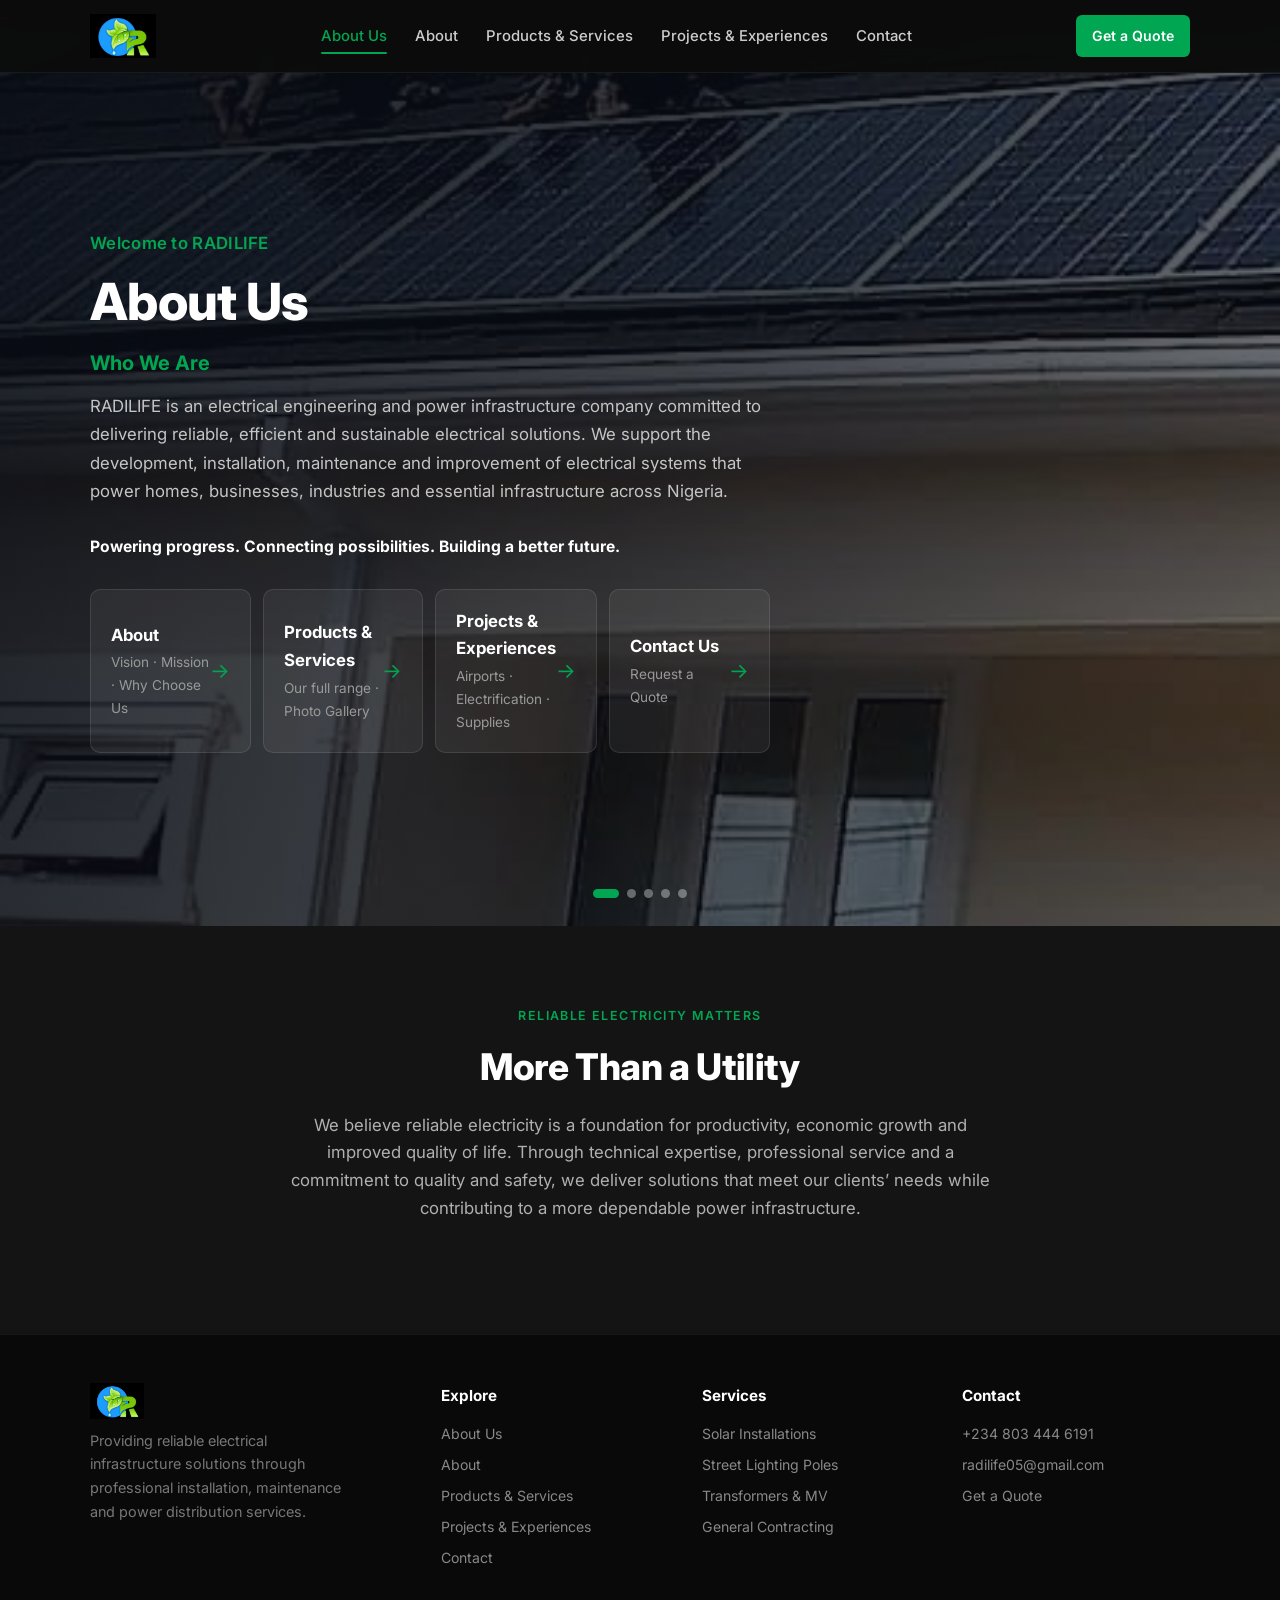
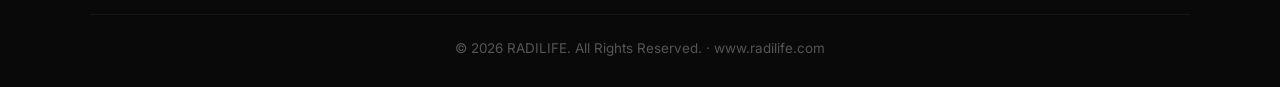
<file: index.html>
<!DOCTYPE html>
<html lang="en">
<head>
  <meta charset="UTF-8" />
  <meta name="viewport" content="width=device-width, initial-scale=1.0" />
  <meta name="google-site-verification" content="mSgSpG8q21gVvZz6Un0Yl_Pw8Tklh-wHhw2MCL7G7Uk" />
  <title>RADILIFE – About Us</title>
  ...
</head>
  <meta charset="UTF-8" />
  <meta name="viewport" content="width=device-width, initial-scale=1.0" />
  <title>RADILIFE – About Us</title>
  <link rel="preconnect" href="https://fonts.googleapis.com" />
  <link rel="preconnect" href="https://fonts.gstatic.com" crossorigin />
  <link href="https://fonts.googleapis.com/css2?family=Inter:wght@400;500;600;700;800&display=swap" rel="stylesheet" />
  <link rel="stylesheet" href="style.css" />
</head>
<body>

  <header>
    <div class="container header-inner">
      <a href="index.html" class="logo">
        <img src="images/logo.png" alt="RADILIFE" />
      </a>
      <nav class="desktop-nav">
        <a href="index.html" class="active">About Us</a>
        <a href="about.html">About</a>
        <a href="services.html">Products &amp; Services</a>
        <a href="projects.html">Projects &amp; Experiences</a>
        <a href="contact.html">Contact</a>
      </nav>
      <div class="header-right">
        <a href="contact.html" class="btn btn-green btn-sm">Get a Quote</a>
        <button class="hamburger" id="hamburger" aria-label="Menu"><span></span><span></span><span></span></button>
      </div>
    </div>
  </header>

  <div class="overlay" id="overlay"></div>
  <nav class="mobile-menu" id="mobileMenu">
    <a href="index.html" class="active">About Us</a>
    <a href="about.html">About</a>
    <a href="services.html">Products &amp; Services</a>
    <a href="projects.html">Projects &amp; Experiences</a>
    <a href="contact.html">Contact / Quote</a>
  </nav>

  <!-- WELCOME / LANDING -->
  <section class="hero">
    <div class="hero-slider">
      <div class="hero-slide active" style="background-image:url('images/IMG_20261024_160137_027-2.jpg')"></div>
      <div class="hero-slide" style="background-image:url('images/IMG_20261024_160137_016-2.jpg')"></div>
      <div class="hero-slide" style="background-image:url('images/IMG_20261024_160145_628-2.jpg')"></div>
      <div class="hero-slide" style="background-image:url('images/IMG_20261024_160136_867.jpg')"></div>
      <div class="hero-slide" style="background-image:url('images/IMG_20261024_160145_474.jpg')"></div>
    </div>
    <div class="hero-overlay"></div>

    <div class="container">
      <div class="hero-content">
        <p class="tagline">Welcome to RADILIFE</p>
        <h1>About Us</h1>
        <h2 style="font-size:1.25rem;font-weight:700;color:var(--green);margin-bottom:12px">Who We Are</h2>
        <p>
          RADILIFE is an electrical engineering and power infrastructure company committed to delivering reliable, efficient and sustainable electrical solutions. We support the development, installation, maintenance and improvement of electrical systems that power homes, businesses, industries and essential infrastructure across Nigeria.
        </p>
        <p style="color:#aaa;font-size:0.98rem;margin-bottom:28px;">
          <strong style="color:#fff">Powering progress. Connecting possibilities. Building a better future.</strong>
        </p>

        <!-- Options matching notebook -->
        <div class="nav-cards">
          <a href="about.html" class="nav-card">
            <div>
              <h3>About</h3>
              <p>Vision · Mission · Why Choose Us</p>
            </div>
            <span class="arrow">→</span>
          </a>
          <a href="services.html" class="nav-card">
            <div>
              <h3>Products &amp; Services</h3>
              <p>Our full range · Photo Gallery</p>
            </div>
            <span class="arrow">→</span>
          </a>
          <a href="projects.html" class="nav-card">
            <div>
              <h3>Projects &amp; Experiences</h3>
              <p>Airports · Electrification · Supplies</p>
            </div>
            <span class="arrow">→</span>
          </a>
          <a href="contact.html" class="nav-card">
            <div>
              <h3>Contact Us</h3>
              <p>Request a Quote</p>
            </div>
            <span class="arrow">→</span>
          </a>
        </div>
      </div>
    </div>

    <div class="hero-dots">
      <button class="hero-dot active" aria-label="1"></button>
      <button class="hero-dot" aria-label="2"></button>
      <button class="hero-dot" aria-label="3"></button>
      <button class="hero-dot" aria-label="4"></button>
      <button class="hero-dot" aria-label="5"></button>
    </div>
  </section>

  <!-- SHORT INTRO -->
  <section class="bg-dark">
    <div class="container text-center">
      <span class="section-label">Reliable Electricity Matters</span>
      <h2 class="section-title">More Than a Utility</h2>
      <p class="lead">
        We believe reliable electricity is a foundation for productivity, economic growth and improved quality of life. Through technical expertise, professional service and a commitment to quality and safety, we deliver solutions that meet our clients’ needs while contributing to a more dependable power infrastructure.
      </p>
    </div>
  </section>

  <footer>
    <div class="container">
      <div class="footer-grid">
        <div class="footer-brand">
          <a href="index.html" class="logo"><img src="images/logo.png" alt="RADILIFE" style="height:36px" /></a>
          <p>Providing reliable electrical infrastructure solutions through professional installation, maintenance and power distribution services.</p>
        </div>
        <div class="footer-col">
          <h4>Explore</h4>
          <a href="index.html">About Us</a>
          <a href="about.html">About</a>
          <a href="services.html">Products &amp; Services</a>
          <a href="projects.html">Projects &amp; Experiences</a>
          <a href="contact.html">Contact</a>
        </div>
        <div class="footer-col">
          <h4>Services</h4>
          <a href="services.html">Solar Installations</a>
          <a href="services.html">Street Lighting Poles</a>
          <a href="services.html">Transformers &amp; MV</a>
          <a href="services.html">General Contracting</a>
        </div>
        <div class="footer-col">
          <h4>Contact</h4>
          <a href="tel:+2348034446191">+234 803 444 6191</a>
          <a href="mailto:radilife05@gmail.com">radilife05@gmail.com</a>
          <a href="contact.html">Get a Quote</a>
        </div>
      </div>
      <div class="footer-bottom"><p>© 2026 RADILIFE. All Rights Reserved. · www.radilife.com</p></div>
    </div>
  </footer>

  <script src="script.js"></script>
</body>
</html>
</file>
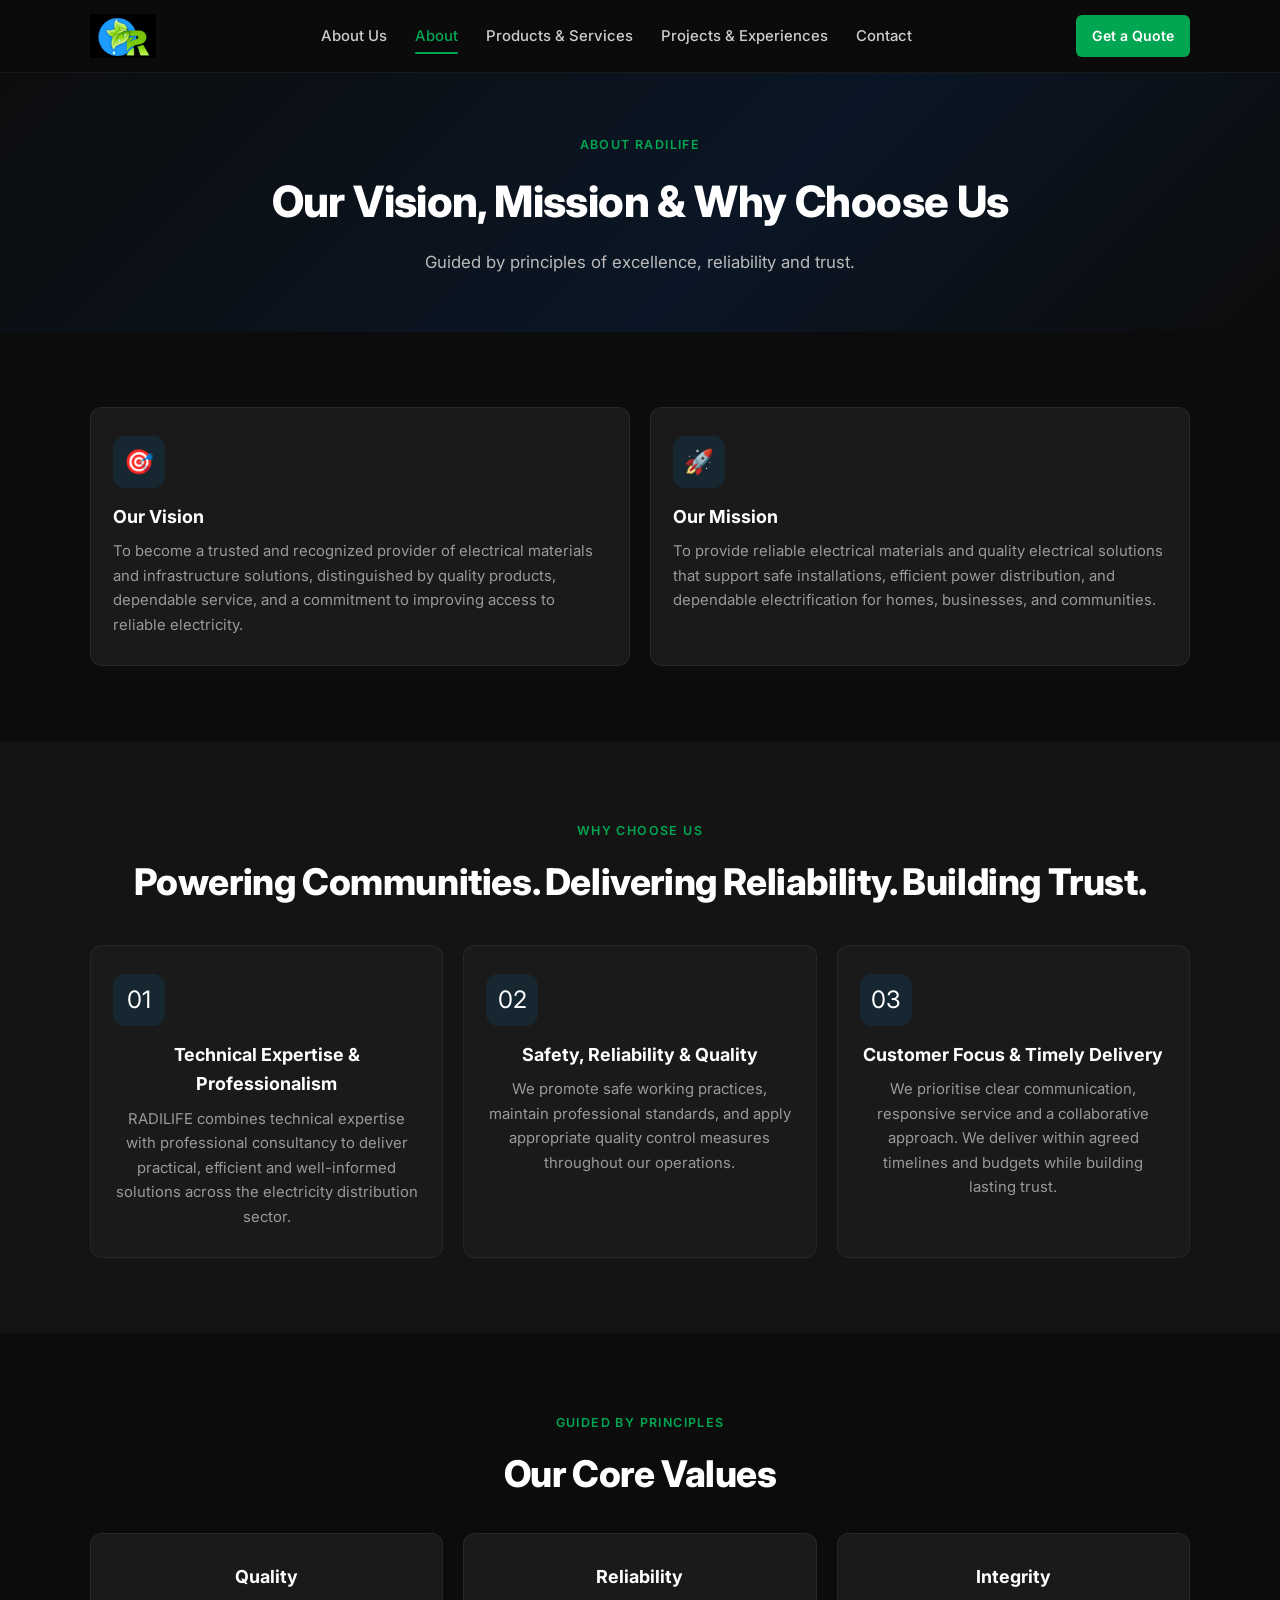
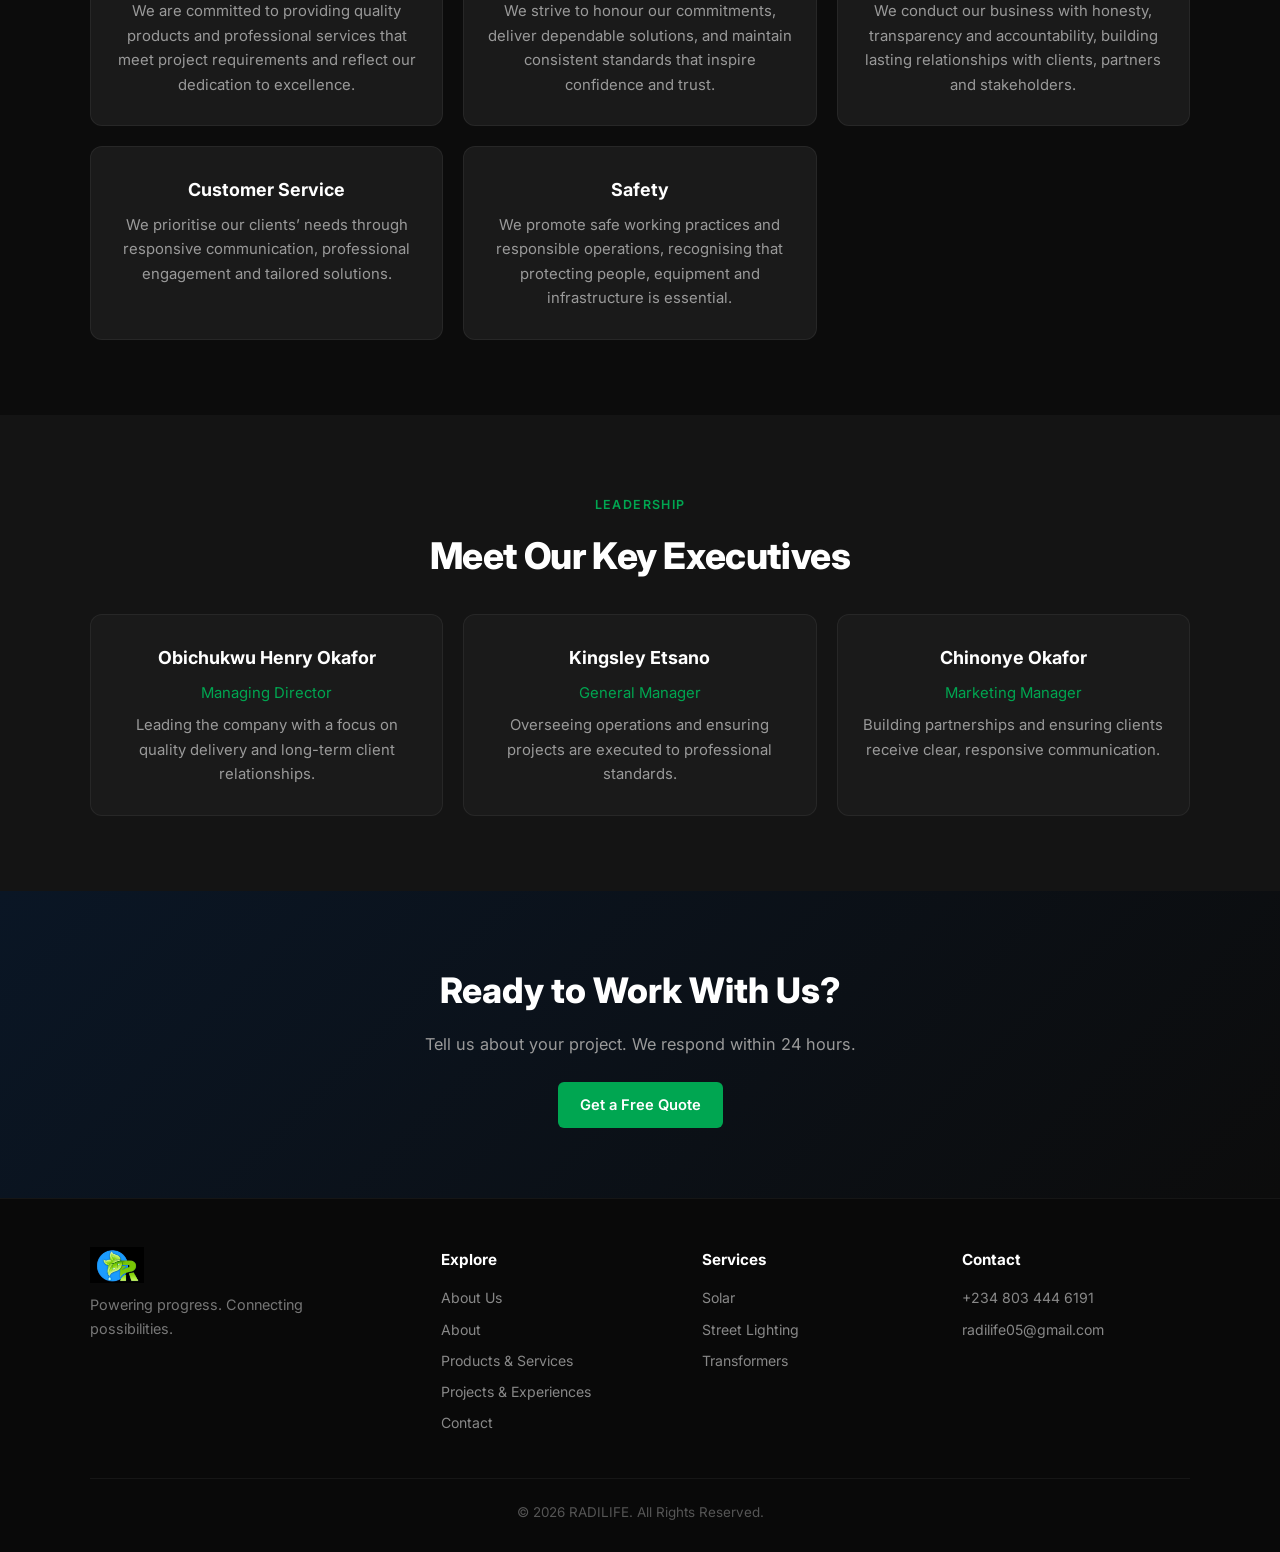
<file: about.html>
<!DOCTYPE html>
<html lang="en">
<head>
  <meta charset="UTF-8" />
  <meta name="viewport" content="width=device-width, initial-scale=1.0" />
  <title>About – RADILIFE</title>
  <link rel="preconnect" href="https://fonts.googleapis.com" />
  <link rel="preconnect" href="https://fonts.gstatic.com" crossorigin />
  <link href="https://fonts.googleapis.com/css2?family=Inter:wght@400;500;600;700;800&display=swap" rel="stylesheet" />
  <link rel="stylesheet" href="style.css" />
</head>
<body>
  <header>
    <div class="container header-inner">
      <a href="index.html" class="logo"><img src="images/logo.png" alt="RADILIFE" /></a>
      <nav class="desktop-nav">
        <a href="index.html">About Us</a>
        <a href="about.html" class="active">About</a>
        <a href="services.html">Products &amp; Services</a>
        <a href="projects.html">Projects &amp; Experiences</a>
        <a href="contact.html">Contact</a>
      </nav>
      <div class="header-right">
        <a href="contact.html" class="btn btn-green btn-sm">Get a Quote</a>
        <button class="hamburger" id="hamburger" aria-label="Menu"><span></span><span></span><span></span></button>
      </div>
    </div>
  </header>
  <div class="overlay" id="overlay"></div>
  <nav class="mobile-menu" id="mobileMenu">
    <a href="index.html">About Us</a>
    <a href="about.html" class="active">About</a>
    <a href="services.html">Products &amp; Services</a>
    <a href="projects.html">Projects &amp; Experiences</a>
    <a href="contact.html">Contact / Quote</a>
  </nav>

  <section class="page-hero">
    <div class="container">
      <span class="section-label">About RADILIFE</span>
      <h1>Our Vision, Mission &amp; Why Choose Us</h1>
      <p>Guided by principles of excellence, reliability and trust.</p>
    </div>
  </section>

  <!-- VISION & MISSION -->
  <section>
    <div class="container">
      <div class="grid-2">
        <div class="card">
          <div class="card-icon">🎯</div>
          <h3>Our Vision</h3>
          <p>To become a trusted and recognized provider of electrical materials and infrastructure solutions, distinguished by quality products, dependable service, and a commitment to improving access to reliable electricity.</p>
        </div>
        <div class="card">
          <div class="card-icon">🚀</div>
          <h3>Our Mission</h3>
          <p>To provide reliable electrical materials and quality electrical solutions that support safe installations, efficient power distribution, and dependable electrification for homes, businesses, and communities.</p>
        </div>
      </div>
    </div>
  </section>

  <!-- WHY CHOOSE US -->
  <section class="bg-dark">
    <div class="container text-center">
      <span class="section-label">Why Choose Us</span>
      <h2 class="section-title">Powering Communities. Delivering Reliability. Building Trust.</h2>
      <div class="grid-3" style="margin-top:32px">
        <div class="card">
          <div class="card-icon">01</div>
          <h3>Technical Expertise &amp; Professionalism</h3>
          <p>RADILIFE combines technical expertise with professional consultancy to deliver practical, efficient and well-informed solutions across the electricity distribution sector.</p>
        </div>
        <div class="card">
          <div class="card-icon">02</div>
          <h3>Safety, Reliability &amp; Quality</h3>
          <p>We promote safe working practices, maintain professional standards, and apply appropriate quality control measures throughout our operations.</p>
        </div>
        <div class="card">
          <div class="card-icon">03</div>
          <h3>Customer Focus &amp; Timely Delivery</h3>
          <p>We prioritise clear communication, responsive service and a collaborative approach. We deliver within agreed timelines and budgets while building lasting trust.</p>
        </div>
      </div>
    </div>
  </section>

  <!-- CORE VALUES -->
  <section>
    <div class="container text-center">
      <span class="section-label">Guided by Principles</span>
      <h2 class="section-title">Our Core Values</h2>
      <div class="grid-3" style="margin-top:28px">
        <div class="card">
          <h3>Quality</h3>
          <p>We are committed to providing quality products and professional services that meet project requirements and reflect our dedication to excellence.</p>
        </div>
        <div class="card">
          <h3>Reliability</h3>
          <p>We strive to honour our commitments, deliver dependable solutions, and maintain consistent standards that inspire confidence and trust.</p>
        </div>
        <div class="card">
          <h3>Integrity</h3>
          <p>We conduct our business with honesty, transparency and accountability, building lasting relationships with clients, partners and stakeholders.</p>
        </div>
        <div class="card">
          <h3>Customer Service</h3>
          <p>We prioritise our clients’ needs through responsive communication, professional engagement and tailored solutions.</p>
        </div>
        <div class="card">
          <h3>Safety</h3>
          <p>We promote safe working practices and responsible operations, recognising that protecting people, equipment and infrastructure is essential.</p>
        </div>
      </div>
    </div>
  </section>

  <!-- TEAM -->
  <section class="bg-dark">
    <div class="container text-center">
      <span class="section-label">Leadership</span>
      <h2 class="section-title">Meet Our Key Executives</h2>
      <div class="grid-3" style="margin-top:28px">
        <div class="card">
          <h3>Obichukwu Henry Okafor</h3>
          <p style="color:var(--green);margin-bottom:8px">Managing Director</p>
          <p>Leading the company with a focus on quality delivery and long-term client relationships.</p>
        </div>
        <div class="card">
          <h3>Kingsley Etsano</h3>
          <p style="color:var(--green);margin-bottom:8px">General Manager</p>
          <p>Overseeing operations and ensuring projects are executed to professional standards.</p>
        </div>
        <div class="card">
          <h3>Chinonye Okafor</h3>
          <p style="color:var(--green);margin-bottom:8px">Marketing Manager</p>
          <p>Building partnerships and ensuring clients receive clear, responsive communication.</p>
        </div>
      </div>
    </div>
  </section>

  <section class="cta">
    <div class="container">
      <h2>Ready to Work With Us?</h2>
      <p>Tell us about your project. We respond within 24 hours.</p>
      <a href="contact.html" class="btn btn-green">Get a Free Quote</a>
    </div>
  </section>

  <footer>
    <div class="container">
      <div class="footer-grid">
        <div class="footer-brand">
          <a href="index.html" class="logo"><img src="images/logo.png" alt="RADILIFE" style="height:36px" /></a>
          <p>Powering progress. Connecting possibilities.</p>
        </div>
        <div class="footer-col">
          <h4>Explore</h4>
          <a href="index.html">About Us</a>
          <a href="about.html">About</a>
          <a href="services.html">Products &amp; Services</a>
          <a href="projects.html">Projects &amp; Experiences</a>
          <a href="contact.html">Contact</a>
        </div>
        <div class="footer-col">
          <h4>Services</h4>
          <a href="services.html">Solar</a>
          <a href="services.html">Street Lighting</a>
          <a href="services.html">Transformers</a>
        </div>
        <div class="footer-col">
          <h4>Contact</h4>
          <a href="tel:+2348034446191">+234 803 444 6191</a>
          <a href="mailto:radilife05@gmail.com">radilife05@gmail.com</a>
        </div>
      </div>
      <div class="footer-bottom"><p>© 2026 RADILIFE. All Rights Reserved.</p></div>
    </div>
  </footer>
  <script src="script.js"></script>
</body>
</html>
</file>
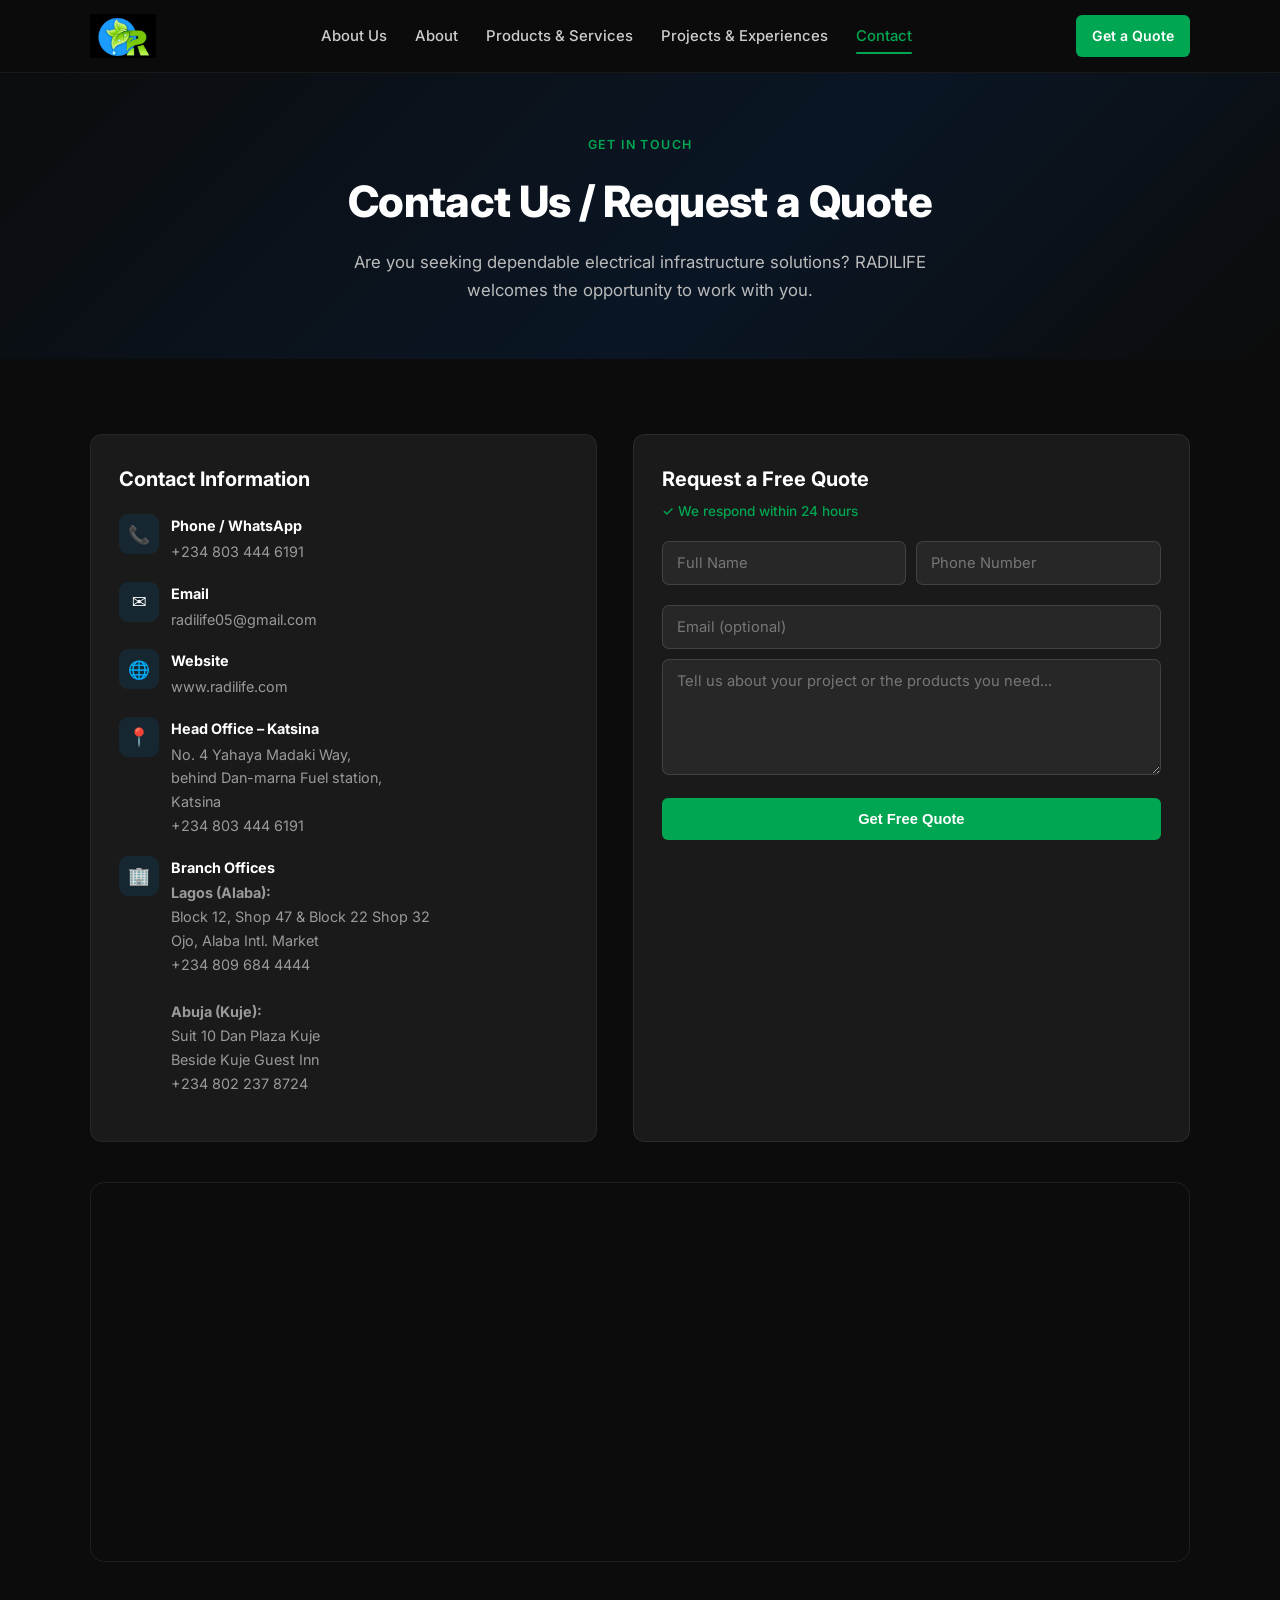
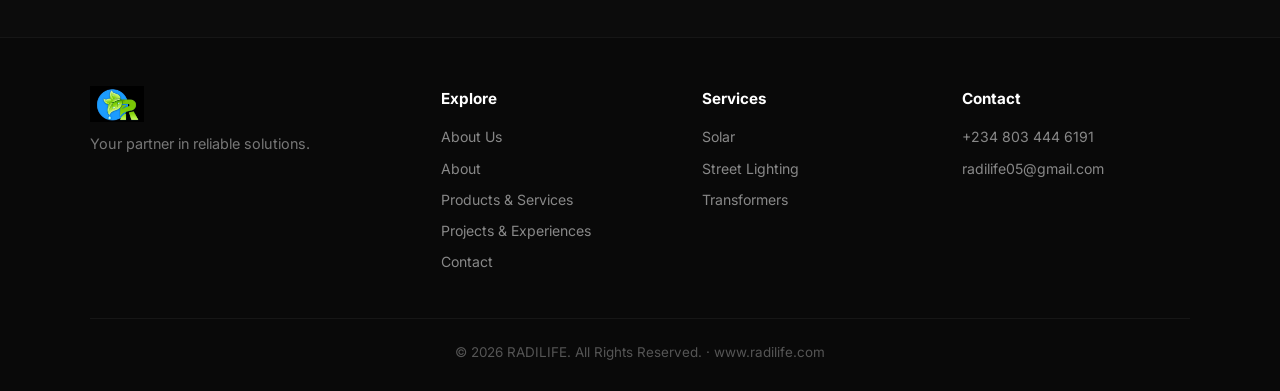
<file: contact.html>
<!DOCTYPE html>
<html lang="en">
<head>
  <meta charset="UTF-8" />
  <meta name="viewport" content="width=device-width, initial-scale=1.0" />
  <title>Contact / Quote – RADILIFE</title>
  <link rel="preconnect" href="https://fonts.googleapis.com" />
  <link rel="preconnect" href="https://fonts.gstatic.com" crossorigin />
  <link href="https://fonts.googleapis.com/css2?family=Inter:wght@400;500;600;700;800&display=swap" rel="stylesheet" />
  <link rel="stylesheet" href="style.css" />
</head>
<body>
  <header>
    <div class="container header-inner">
      <a href="index.html" class="logo"><img src="images/logo.png" alt="RADILIFE" /></a>
      <nav class="desktop-nav">
        <a href="index.html">About Us</a>
        <a href="about.html">About</a>
        <a href="services.html">Products &amp; Services</a>
        <a href="projects.html">Projects &amp; Experiences</a>
        <a href="contact.html" class="active">Contact</a>
      </nav>
      <div class="header-right">
        <a href="contact.html" class="btn btn-green btn-sm">Get a Quote</a>
        <button class="hamburger" id="hamburger" aria-label="Menu"><span></span><span></span><span></span></button>
      </div>
    </div>
  </header>
  <div class="overlay" id="overlay"></div>
  <nav class="mobile-menu" id="mobileMenu">
    <a href="index.html">About Us</a>
    <a href="about.html">About</a>
    <a href="services.html">Products &amp; Services</a>
    <a href="projects.html">Projects &amp; Experiences</a>
    <a href="contact.html" class="active">Contact / Quote</a>
  </nav>

  <section class="page-hero">
    <div class="container">
      <span class="section-label">Get In Touch</span>
      <h1>Contact Us / Request a Quote</h1>
      <p>Are you seeking dependable electrical infrastructure solutions? RADILIFE welcomes the opportunity to work with you.</p>
    </div>
  </section>

  <section>
    <div class="container">
      <div class="contact-grid">
        <div class="contact-info-card">
          <h3>Contact Information</h3>
          <div class="info-item">
            <div class="icon">📞</div>
            <div>
              <h4>Phone / WhatsApp</h4>
              <p><a href="tel:+2348034446191">+234 803 444 6191</a></p>
            </div>
          </div>
          <div class="info-item">
            <div class="icon">✉️</div>
            <div>
              <h4>Email</h4>
              <p><a href="mailto:radilife05@gmail.com">radilife05@gmail.com</a></p>
            </div>
          </div>
          <div class="info-item">
            <div class="icon">🌐</div>
            <div>
              <h4>Website</h4>
              <p>www.radilife.com</p>
            </div>
          </div>
          <div class="info-item">
            <div class="icon">📍</div>
            <div>
              <h4>Head Office – Katsina</h4>
              <p>No. 4 Yahaya Madaki Way,<br>behind Dan-marna Fuel station,<br>Katsina<br>+234 803 444 6191</p>
            </div>
          </div>
          <div class="info-item">
            <div class="icon">🏢</div>
            <div>
              <h4>Branch Offices</h4>
              <p>
                <strong>Lagos (Alaba):</strong><br>
                Block 12, Shop 47 &amp; Block 22 Shop 32<br>
                Ojo, Alaba Intl. Market<br>
                +234 809 684 4444<br><br>
                <strong>Abuja (Kuje):</strong><br>
                Suit 10 Dan Plaza Kuje<br>
                Beside Kuje Guest Inn<br>
                +234 802 237 8724
              </p>
            </div>
          </div>
        </div>

        <div class="form-card" id="quote">
          <h3>Request a Free Quote</h3>
          <p class="assure">✓ We respond within 24 hours</p>
          <form onsubmit="event.preventDefault(); alert('Thank you! RADILIFE will contact you within 24 hours.');">
            <div class="form-row">
              <div class="form-group"><input type="text" placeholder="Full Name" required /></div>
              <div class="form-group"><input type="tel" placeholder="Phone Number" required /></div>
            </div>
            <div class="form-group"><input type="email" placeholder="Email (optional)" /></div>
            <div class="form-group"><textarea placeholder="Tell us about your project or the products you need..." rows="5"></textarea></div>
            <button type="submit" class="btn btn-green">Get Free Quote</button>
          </form>
        </div>
      </div>

      <div class="map-wrapper">
        <iframe src="https://maps.google.com/maps?q=No.+4+Yahaya+Madaki+Way,+Katsina,+Nigeria&t=&z=15&ie=UTF8&iwloc=&output=embed" allowfullscreen="" loading="lazy" title="RADILIFE Head Office"></iframe>
      </div>
    </div>
  </section>

  <footer>
    <div class="container">
      <div class="footer-grid">
        <div class="footer-brand">
          <a href="index.html" class="logo"><img src="images/logo.png" alt="RADILIFE" style="height:36px" /></a>
          <p>Your partner in reliable solutions.</p>
        </div>
        <div class="footer-col">
          <h4>Explore</h4>
          <a href="index.html">About Us</a>
          <a href="about.html">About</a>
          <a href="services.html">Products &amp; Services</a>
          <a href="projects.html">Projects &amp; Experiences</a>
          <a href="contact.html">Contact</a>
        </div>
        <div class="footer-col">
          <h4>Services</h4>
          <a href="services.html">Solar</a>
          <a href="services.html">Street Lighting</a>
          <a href="services.html">Transformers</a>
        </div>
        <div class="footer-col">
          <h4>Contact</h4>
          <a href="tel:+2348034446191">+234 803 444 6191</a>
          <a href="mailto:radilife05@gmail.com">radilife05@gmail.com</a>
        </div>
      </div>
      <div class="footer-bottom"><p>© 2026 RADILIFE. All Rights Reserved. · www.radilife.com</p></div>
    </div>
  </footer>
  <script src="script.js"></script>
</body>
</html>
</file>
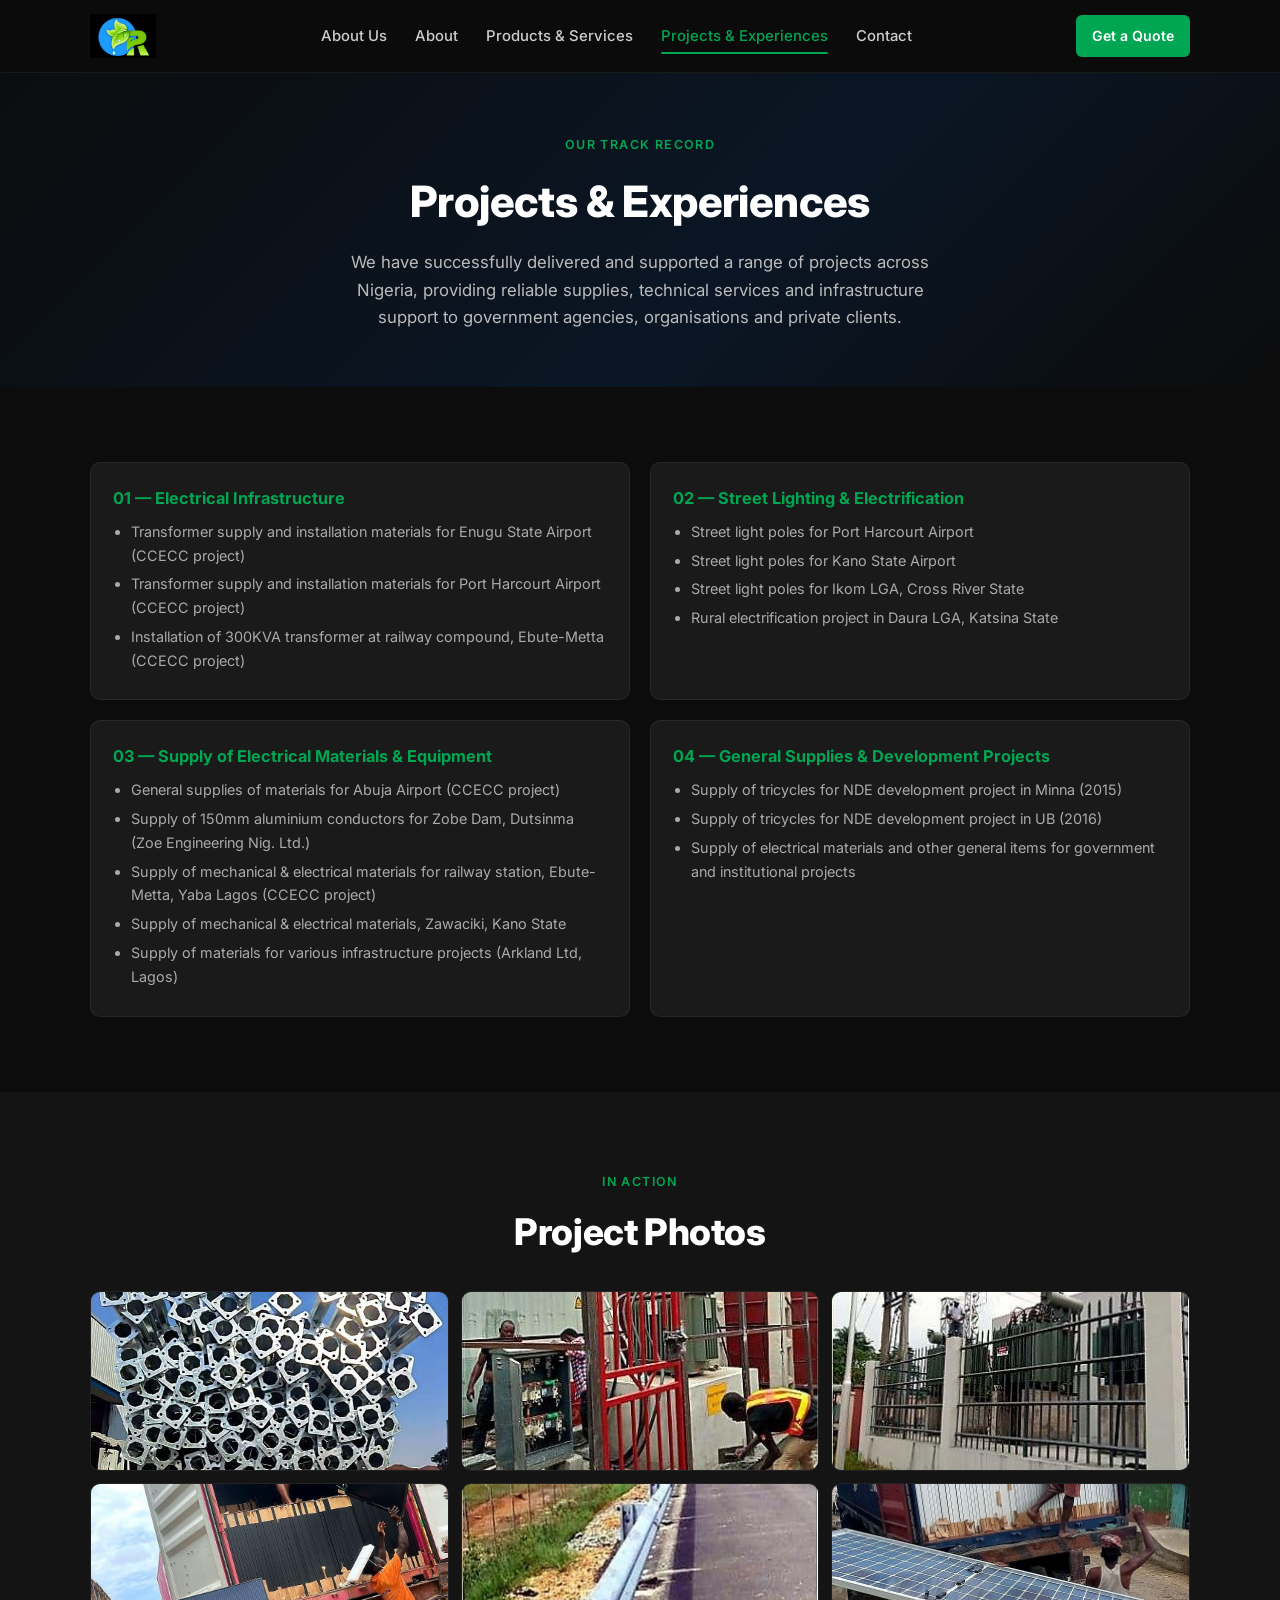
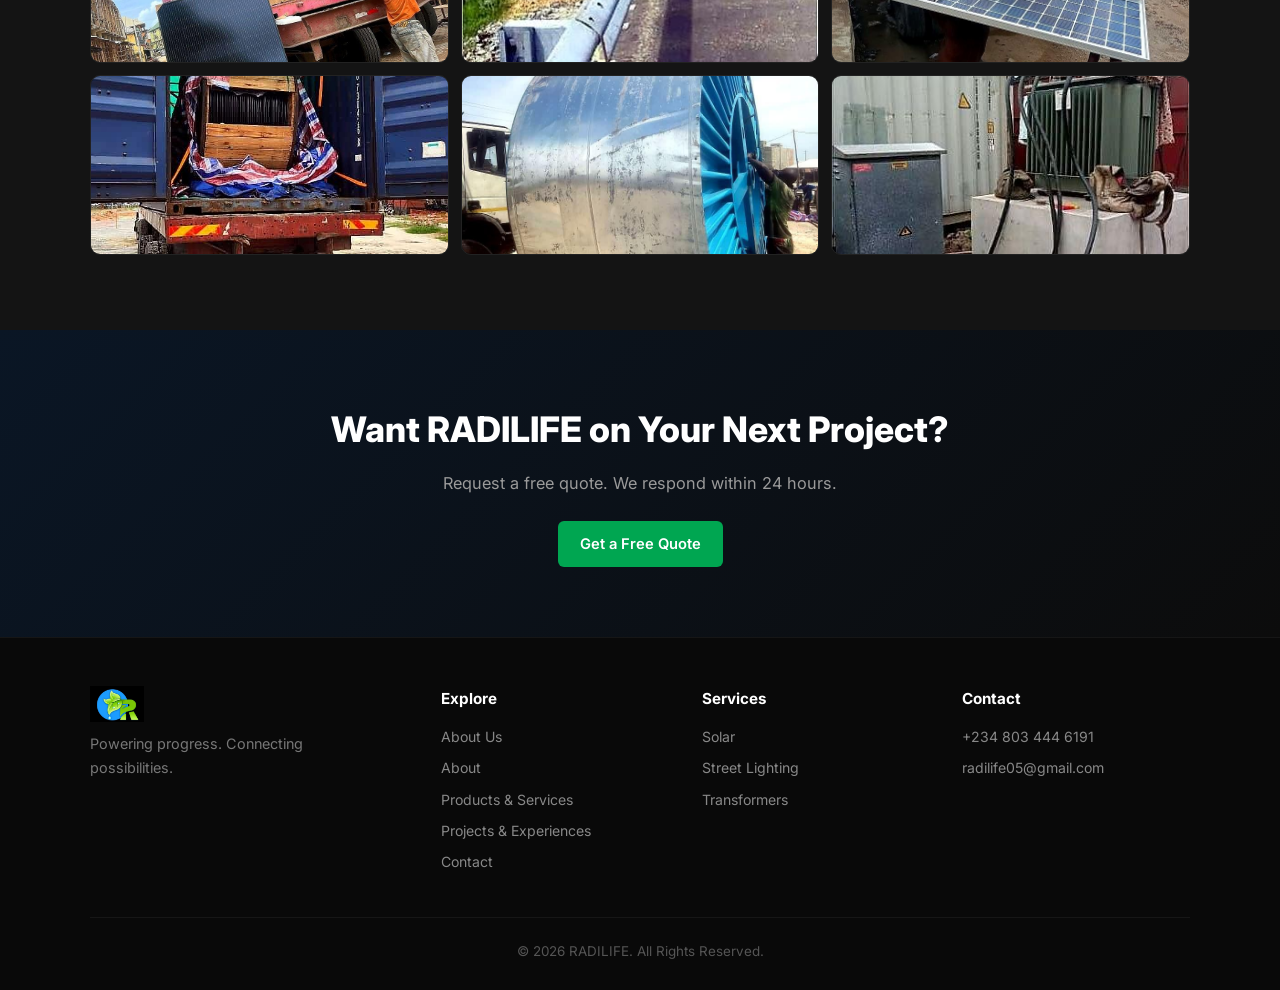
<file: projects.html>
<!DOCTYPE html>
<html lang="en">
<head>
  <meta charset="UTF-8" />
  <meta name="viewport" content="width=device-width, initial-scale=1.0" />
  <title>Projects &amp; Experiences – RADILIFE</title>
  <link rel="preconnect" href="https://fonts.googleapis.com" />
  <link rel="preconnect" href="https://fonts.gstatic.com" crossorigin />
  <link href="https://fonts.googleapis.com/css2?family=Inter:wght@400;500;600;700;800&display=swap" rel="stylesheet" />
  <link rel="stylesheet" href="style.css" />
</head>
<body>
  <header>
    <div class="container header-inner">
      <a href="index.html" class="logo"><img src="images/logo.png" alt="RADILIFE" /></a>
      <nav class="desktop-nav">
        <a href="index.html">About Us</a>
        <a href="about.html">About</a>
        <a href="services.html">Products &amp; Services</a>
        <a href="projects.html" class="active">Projects &amp; Experiences</a>
        <a href="contact.html">Contact</a>
      </nav>
      <div class="header-right">
        <a href="contact.html" class="btn btn-green btn-sm">Get a Quote</a>
        <button class="hamburger" id="hamburger" aria-label="Menu"><span></span><span></span><span></span></button>
      </div>
    </div>
  </header>
  <div class="overlay" id="overlay"></div>
  <nav class="mobile-menu" id="mobileMenu">
    <a href="index.html">About Us</a>
    <a href="about.html">About</a>
    <a href="services.html">Products &amp; Services</a>
    <a href="projects.html" class="active">Projects &amp; Experiences</a>
    <a href="contact.html">Contact / Quote</a>
  </nav>

  <section class="page-hero">
    <div class="container">
      <span class="section-label">Our Track Record</span>
      <h1>Projects &amp; Experiences</h1>
      <p>We have successfully delivered and supported a range of projects across Nigeria, providing reliable supplies, technical services and infrastructure support to government agencies, organisations and private clients.</p>
    </div>
  </section>

  <section>
    <div class="container">
      <div class="grid-2">
        <div class="project-item">
          <h4>01 — Electrical Infrastructure</h4>
          <ul>
            <li>Transformer supply and installation materials for Enugu State Airport (CCECC project)</li>
            <li>Transformer supply and installation materials for Port Harcourt Airport (CCECC project)</li>
            <li>Installation of 300KVA transformer at railway compound, Ebute-Metta (CCECC project)</li>
          </ul>
        </div>
        <div class="project-item">
          <h4>02 — Street Lighting &amp; Electrification</h4>
          <ul>
            <li>Street light poles for Port Harcourt Airport</li>
            <li>Street light poles for Kano State Airport</li>
            <li>Street light poles for Ikom LGA, Cross River State</li>
            <li>Rural electrification project in Daura LGA, Katsina State</li>
          </ul>
        </div>
        <div class="project-item">
          <h4>03 — Supply of Electrical Materials &amp; Equipment</h4>
          <ul>
            <li>General supplies of materials for Abuja Airport (CCECC project)</li>
            <li>Supply of 150mm aluminium conductors for Zobe Dam, Dutsinma (Zoe Engineering Nig. Ltd.)</li>
            <li>Supply of mechanical &amp; electrical materials for railway station, Ebute-Metta, Yaba Lagos (CCECC project)</li>
            <li>Supply of mechanical &amp; electrical materials, Zawaciki, Kano State</li>
            <li>Supply of materials for various infrastructure projects (Arkland Ltd, Lagos)</li>
          </ul>
        </div>
        <div class="project-item">
          <h4>04 — General Supplies &amp; Development Projects</h4>
          <ul>
            <li>Supply of tricycles for NDE development project in Minna (2015)</li>
            <li>Supply of tricycles for NDE development project in UB (2016)</li>
            <li>Supply of electrical materials and other general items for government and institutional projects</li>
          </ul>
        </div>
      </div>
    </div>
  </section>

  <section class="bg-dark">
    <div class="container text-center">
      <span class="section-label">In Action</span>
      <h2 class="section-title">Project Photos</h2>
      <div class="gallery-grid" style="margin-top:28px">
        <img src="images/IMG_20261026_083209_229.jpg" alt="Street lighting poles" />
        <img src="images/IMG_20261026_083201_718.jpg" alt="Transformer installation" />
        <img src="images/IMG_20261026_083201_759.jpg" alt="Transformer compound" />
        <img src="images/IMG_20261026_083208_320.jpg" alt="Solar panels delivery" />
        <img src="images/IMG_20261026_083145_336.jpg" alt="Guide rails installed" />
        <img src="images/IMG_20261026_083145_074.jpg" alt="Solar unloading" />
        <img src="images/IMG_20261026_083209_148.jpg" alt="Cable reel container" />
        <img src="images/IMG_20261026_083145_706.jpg" alt="Cable drum lifting" />
        <img src="images/IMG_20261024_160145_628-2.jpg" alt="On-site transformer" />
      </div>
    </div>
  </section>

  <section class="cta">
    <div class="container">
      <h2>Want RADILIFE on Your Next Project?</h2>
      <p>Request a free quote. We respond within 24 hours.</p>
      <a href="contact.html" class="btn btn-green">Get a Free Quote</a>
    </div>
  </section>

  <footer>
    <div class="container">
      <div class="footer-grid">
        <div class="footer-brand">
          <a href="index.html" class="logo"><img src="images/logo.png" alt="RADILIFE" style="height:36px" /></a>
          <p>Powering progress. Connecting possibilities.</p>
        </div>
        <div class="footer-col">
          <h4>Explore</h4>
          <a href="index.html">About Us</a>
          <a href="about.html">About</a>
          <a href="services.html">Products &amp; Services</a>
          <a href="projects.html">Projects &amp; Experiences</a>
          <a href="contact.html">Contact</a>
        </div>
        <div class="footer-col">
          <h4>Services</h4>
          <a href="services.html">Solar</a>
          <a href="services.html">Street Lighting</a>
          <a href="services.html">Transformers</a>
        </div>
        <div class="footer-col">
          <h4>Contact</h4>
          <a href="tel:+2348034446191">+234 803 444 6191</a>
          <a href="mailto:radilife05@gmail.com">radilife05@gmail.com</a>
        </div>
      </div>
      <div class="footer-bottom"><p>© 2026 RADILIFE. All Rights Reserved.</p></div>
    </div>
  </footer>
  <script src="script.js"></script>
</body>
</html>
</file>
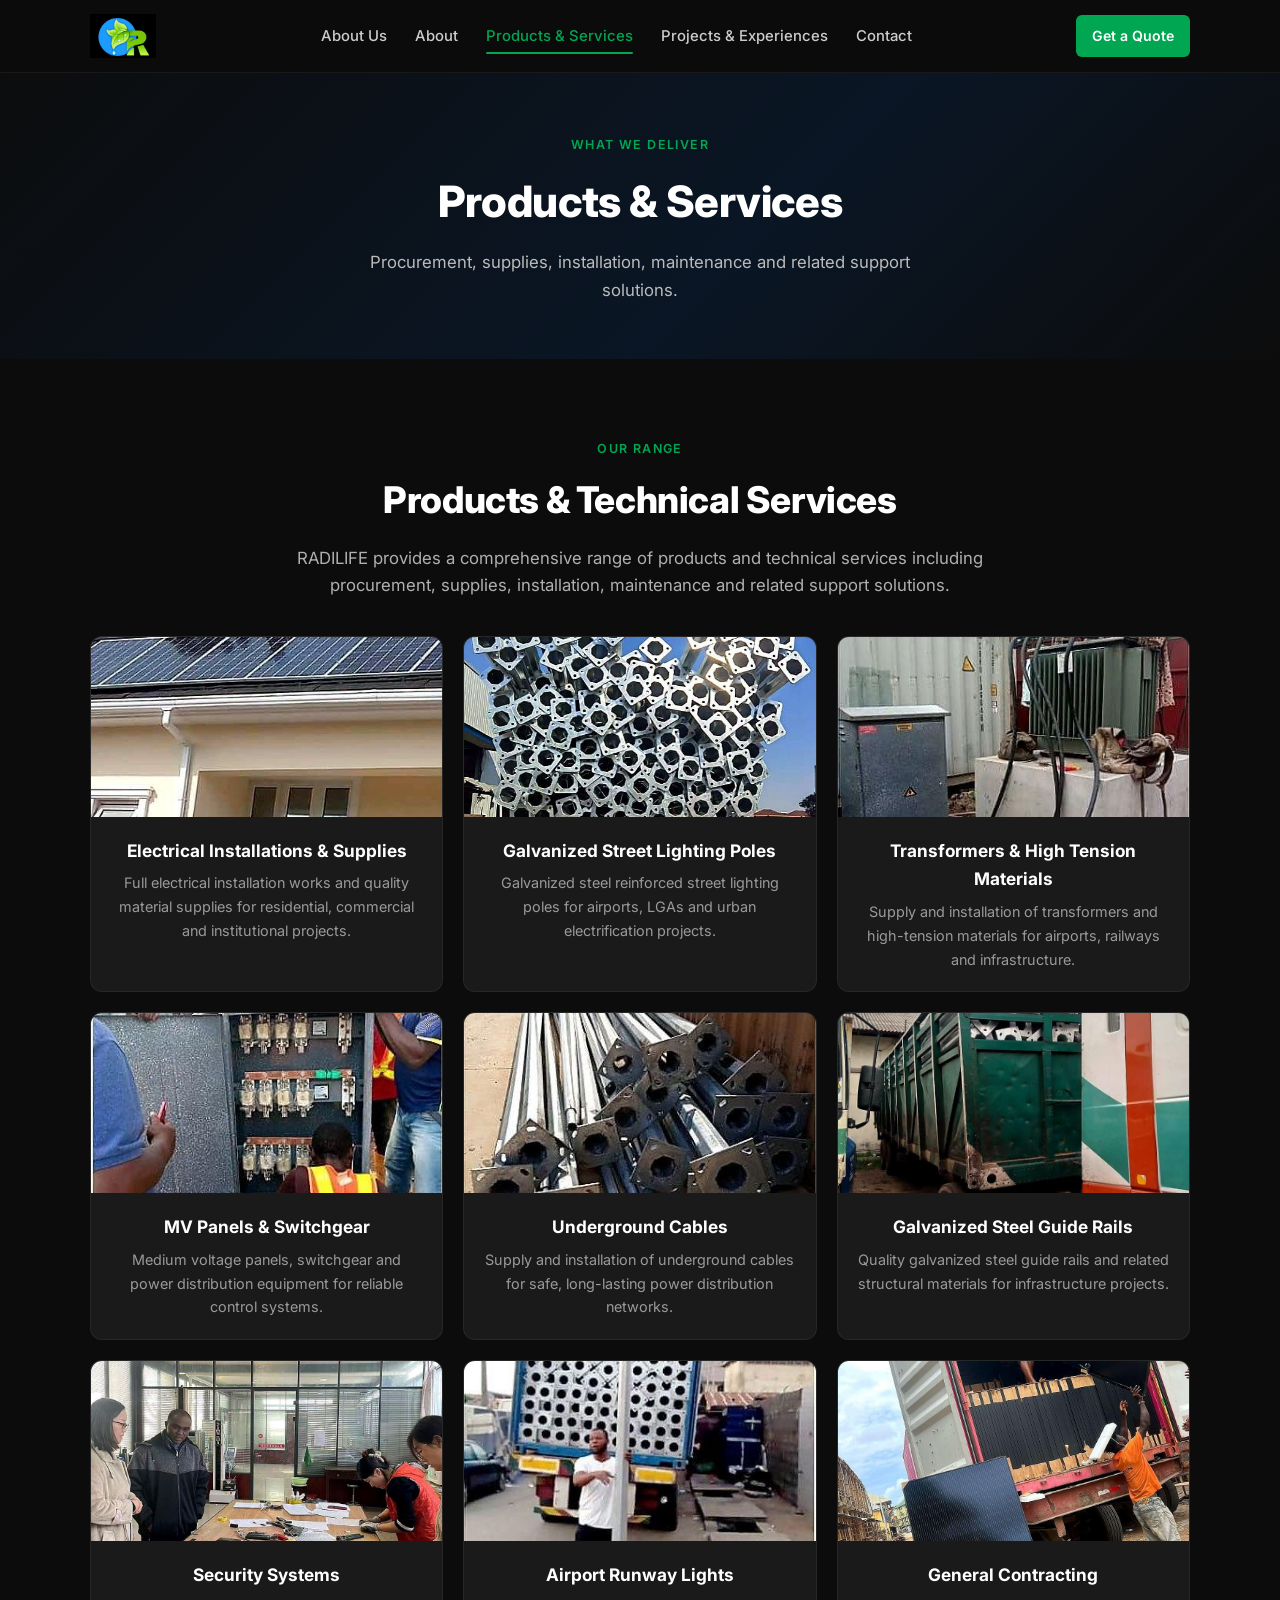
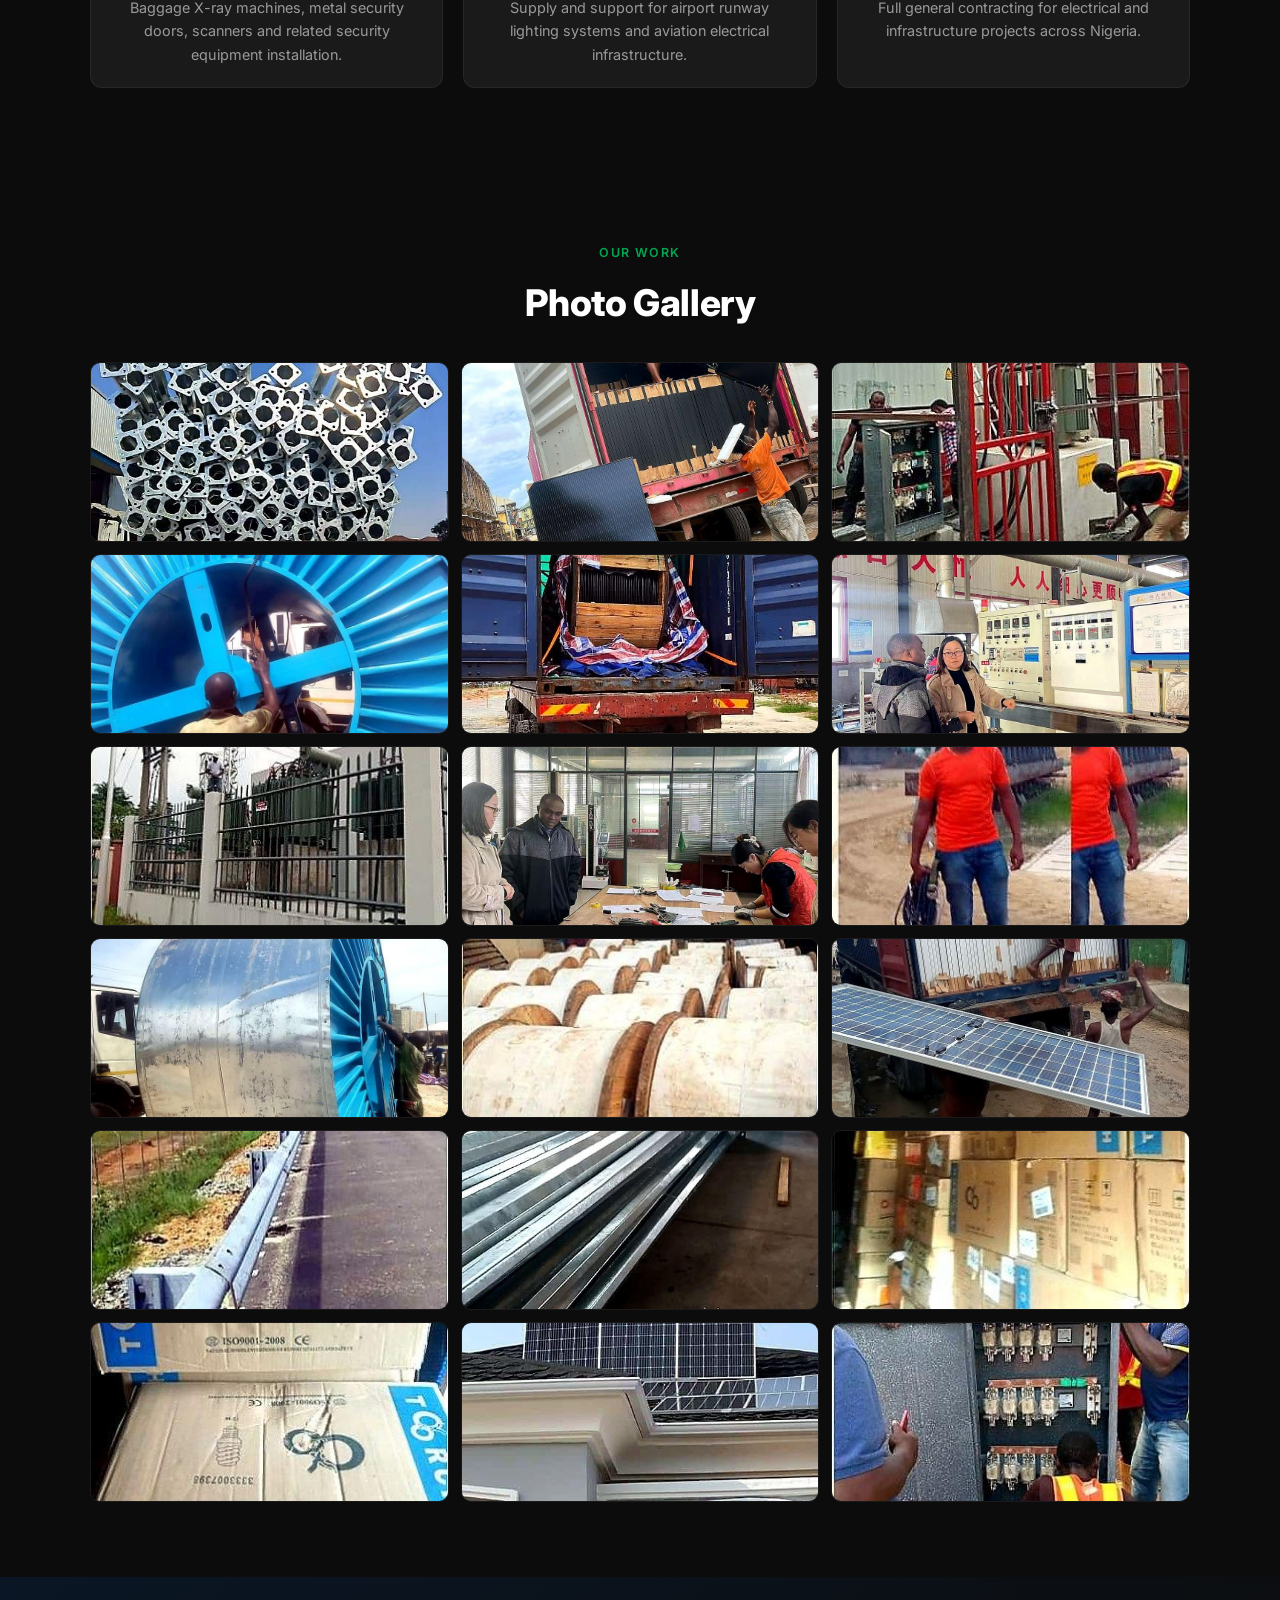
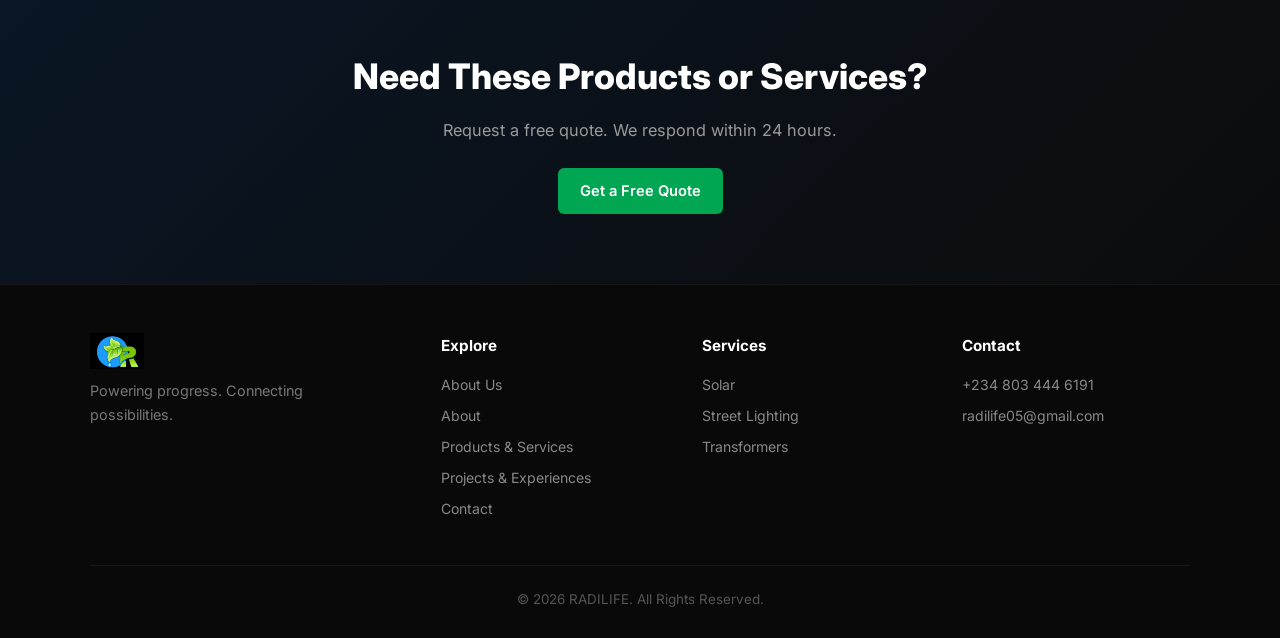
<file: services.html>
<!DOCTYPE html>
<html lang="en">
<head>
  <meta charset="UTF-8" />
  <meta name="viewport" content="width=device-width, initial-scale=1.0" />
  <title>Products &amp; Services – RADILIFE</title>
  <link rel="preconnect" href="https://fonts.googleapis.com" />
  <link rel="preconnect" href="https://fonts.gstatic.com" crossorigin />
  <link href="https://fonts.googleapis.com/css2?family=Inter:wght@400;500;600;700;800&display=swap" rel="stylesheet" />
  <link rel="stylesheet" href="style.css" />
</head>
<body>
  <header>
    <div class="container header-inner">
      <a href="index.html" class="logo"><img src="images/logo.png" alt="RADILIFE" /></a>
      <nav class="desktop-nav">
        <a href="index.html">About Us</a>
        <a href="about.html">About</a>
        <a href="services.html" class="active">Products &amp; Services</a>
        <a href="projects.html">Projects &amp; Experiences</a>
        <a href="contact.html">Contact</a>
      </nav>
      <div class="header-right">
        <a href="contact.html" class="btn btn-green btn-sm">Get a Quote</a>
        <button class="hamburger" id="hamburger" aria-label="Menu"><span></span><span></span><span></span></button>
      </div>
    </div>
  </header>
  <div class="overlay" id="overlay"></div>
  <nav class="mobile-menu" id="mobileMenu">
    <a href="index.html">About Us</a>
    <a href="about.html">About</a>
    <a href="services.html" class="active">Products &amp; Services</a>
    <a href="projects.html">Projects &amp; Experiences</a>
    <a href="contact.html">Contact / Quote</a>
  </nav>

  <section class="page-hero">
    <div class="container">
      <span class="section-label">What We Deliver</span>
      <h1>Products &amp; Services</h1>
      <p>Procurement, supplies, installation, maintenance and related support solutions.</p>
    </div>
  </section>

  <!-- PRODUCTS & SERVICES -->
  <section>
    <div class="container text-center">
      <span class="section-label">Our Range</span>
      <h2 class="section-title">Products &amp; Technical Services</h2>
      <p class="lead">RADILIFE provides a comprehensive range of products and technical services including procurement, supplies, installation, maintenance and related support solutions.</p>
      <div class="services-grid">
        <div class="service-card">
          <div class="service-img"><img src="images/IMG_20261024_160137_027-2.jpg" alt="Solar" /></div>
          <div class="service-body">
            <h3>Electrical Installations &amp; Supplies</h3>
            <p>Full electrical installation works and quality material supplies for residential, commercial and institutional projects.</p>
          </div>
        </div>
        <div class="service-card">
          <div class="service-img"><img src="images/IMG_20261024_160136_867.jpg" alt="Poles" /></div>
          <div class="service-body">
            <h3>Galvanized Street Lighting Poles</h3>
            <p>Galvanized steel reinforced street lighting poles for airports, LGAs and urban electrification projects.</p>
          </div>
        </div>
        <div class="service-card">
          <div class="service-img"><img src="images/IMG_20261024_160145_628-2.jpg" alt="Transformers" /></div>
          <div class="service-body">
            <h3>Transformers &amp; High Tension Materials</h3>
            <p>Supply and installation of transformers and high-tension materials for airports, railways and infrastructure.</p>
          </div>
        </div>
        <div class="service-card">
          <div class="service-img"><img src="images/IMG_20261024_160145_474.jpg" alt="MV Panels" /></div>
          <div class="service-body">
            <h3>MV Panels &amp; Switchgear</h3>
            <p>Medium voltage panels, switchgear and power distribution equipment for reliable control systems.</p>
          </div>
        </div>
        <div class="service-card">
          <div class="service-img"><img src="images/IMG_20261024_160137_367.jpg" alt="Cables" /></div>
          <div class="service-body">
            <h3>Underground Cables</h3>
            <p>Supply and installation of underground cables for safe, long-lasting power distribution networks.</p>
          </div>
        </div>
        <div class="service-card">
          <div class="service-img"><img src="images/IMG_20261024_160145_174.jpg" alt="Guide rails" /></div>
          <div class="service-body">
            <h3>Galvanized Steel Guide Rails</h3>
            <p>Quality galvanized steel guide rails and related structural materials for infrastructure projects.</p>
          </div>
        </div>
        <div class="service-card">
          <div class="service-img"><img src="images/IMG_20261024_160137_542.jpg" alt="Security" /></div>
          <div class="service-body">
            <h3>Security Systems</h3>
            <p>Baggage X-ray machines, metal security doors, scanners and related security equipment installation.</p>
          </div>
        </div>
        <div class="service-card">
          <div class="service-img"><img src="images/IMG_20261024_160144_967.jpg" alt="Airport" /></div>
          <div class="service-body">
            <h3>Airport Runway Lights</h3>
            <p>Supply and support for airport runway lighting systems and aviation electrical infrastructure.</p>
          </div>
        </div>
        <div class="service-card">
          <div class="service-img"><img src="images/IMG_20261024_160136_893.jpg" alt="Contracting" /></div>
          <div class="service-body">
            <h3>General Contracting</h3>
            <p>Full general contracting for electrical and infrastructure projects across Nigeria.</p>
          </div>
        </div>
      </div>
    </div>
  </section>

<!-- PHOTO GALLERY -->
  <section>
    <div class="container text-center">
      <span class="section-label">Our Work</span>
      <h2 class="section-title">Photo Gallery</h2>
      <div class="gallery-grid" style="margin-top:28px">
        <img src="images/IMG_20261026_083209_229.jpg" alt="Galvanized street lighting poles" />
        <img src="images/IMG_20261026_083208_320.jpg" alt="Solar panels unloading from container" />
        <img src="images/IMG_20261026_083201_718.jpg" alt="Transformer installation work" />
        <img src="images/IMG_20261026_083201_211.jpg" alt="Large blue cable drum" />
        <img src="images/IMG_20261026_083209_148.jpg" alt="Cable reel loaded in container" />
        <img src="images/IMG_20261026_083208_347.jpg" alt="Factory quality inspection" />
        <img src="images/IMG_20261026_083201_759.jpg" alt="Installed transformer compound" />
        <img src="images/IMG_20261026_083201_305.jpg" alt="Cable testing laboratory" />
        <img src="images/IMG_20261026_083201_744.jpg" alt="Field technician on site" />
        <img src="images/IMG_20261026_083145_706.jpg" alt="Cable reel being lifted" />
        <img src="images/IMG_20261026_083145_178.jpg" alt="Stock of cable drums" />
        <img src="images/IMG_20261026_083145_074.jpg" alt="Solar panel delivery" />
        <img src="images/IMG_20261026_083145_336.jpg" alt="Installed galvanized guide rails" />
        <img src="images/IMG_20261026_083144_906.jpg" alt="Galvanized poles in warehouse" />
        <img src="images/IMG_20261026_083145_530.jpg" alt="Electrical materials stock" />
        <img src="images/IMG_20261026_083201_964.jpg" alt="Lighting materials cartons" />
        <img src="images/IMG_20261024_160137_016-2.jpg" alt="Rooftop solar panels" />
        <img src="images/IMG_20261024_160145_474.jpg" alt="Electrical panel work" />
      </div>
    </div>
  </section>

  <section class="cta">
    <div class="container">
      <h2>Need These Products or Services?</h2>
      <p>Request a free quote. We respond within 24 hours.</p>
      <a href="contact.html" class="btn btn-green">Get a Free Quote</a>
    </div>
  </section>

  <footer>
    <div class="container">
      <div class="footer-grid">
        <div class="footer-brand">
          <a href="index.html" class="logo"><img src="images/logo.png" alt="RADILIFE" style="height:36px" /></a>
          <p>Powering progress. Connecting possibilities.</p>
        </div>
        <div class="footer-col">
          <h4>Explore</h4>
          <a href="index.html">About Us</a>
          <a href="about.html">About</a>
          <a href="services.html">Products &amp; Services</a>
          <a href="projects.html">Projects &amp; Experiences</a>
          <a href="contact.html">Contact</a>
        </div>
        <div class="footer-col">
          <h4>Services</h4>
          <a href="services.html">Solar</a>
          <a href="services.html">Street Lighting</a>
          <a href="services.html">Transformers</a>
        </div>
        <div class="footer-col">
          <h4>Contact</h4>
          <a href="tel:+2348034446191">+234 803 444 6191</a>
          <a href="mailto:radilife05@gmail.com">radilife05@gmail.com</a>
        </div>
      </div>
      <div class="footer-bottom"><p>© 2026 RADILIFE. All Rights Reserved.</p></div>
    </div>
  </footer>
  <script src="script.js"></script>
</body>
</html>
</file>
<file: style.css>
:root {
  --primary: #0077c8;
  --primary-dark: #005a9e;
  --green: #00a651;
  --green-hover: #008f45;
  --dark: #0c0c0c;
  --dark-2: #141414;
  --gray: #9a9a9a;
  --white: #ffffff;
  --card-bg: #1a1a1a;
}

* { margin: 0; padding: 0; box-sizing: border-box; }
html { scroll-behavior: smooth; }
body {
  font-family: 'Inter', system-ui, -apple-system, sans-serif;
  background: var(--dark);
  color: var(--white);
  line-height: 1.65;
  overflow-x: hidden;
}
a { text-decoration: none; color: inherit; }
img { max-width: 100%; display: block; }
.container { width: 100%; max-width: 1140px; margin: 0 auto; padding: 0 20px; }

/* HEADER */
header {
  position: fixed; top: 0; left: 0; width: 100%; z-index: 1000;
  background: rgba(12,12,12,0.96); backdrop-filter: blur(14px);
  border-bottom: 1px solid rgba(255,255,255,0.06);
}
.header-inner { display: flex; align-items: center; justify-content: space-between; height: 72px; }
.logo { display: flex; align-items: center; gap: 10px; }
.logo img { height: 44px; width: auto; }

nav.desktop-nav { display: none; }
nav.desktop-nav a {
  margin: 0 14px; font-size: 0.93rem; font-weight: 500; color: #ccc; transition: color 0.2s; position: relative;
}
nav.desktop-nav a:hover, nav.desktop-nav a.active { color: var(--green); }
nav.desktop-nav a.active::after {
  content: ''; position: absolute; bottom: -6px; left: 0; width: 100%; height: 2px;
  background: var(--green); border-radius: 2px;
}

.header-right { display: flex; align-items: center; gap: 12px; }
.btn {
  display: inline-flex; align-items: center; justify-content: center;
  padding: 11px 22px; border-radius: 6px; font-weight: 600; font-size: 0.92rem;
  border: none; cursor: pointer; transition: all 0.25s; gap: 7px;
}
.btn-primary { background: var(--primary); color: #fff; }
.btn-primary:hover { background: var(--primary-dark); }
.btn-green { background: var(--green); color: #fff; }
.btn-green:hover { background: var(--green-hover); }
.btn-outline { background: transparent; border: 1.5px solid rgba(255,255,255,0.25); color: #fff; }
.btn-outline:hover { border-color: var(--green); color: var(--green); }
.btn-sm { padding: 9px 16px; font-size: 0.88rem; }

.hamburger {
  display: flex; flex-direction: column; justify-content: space-between;
  width: 26px; height: 18px; background: none; border: none; cursor: pointer; z-index: 1001;
}
.hamburger span { display: block; height: 2.5px; width: 100%; background: #fff; border-radius: 2px; transition: all 0.3s; }
.hamburger.active span:nth-child(1) { transform: translateY(7.75px) rotate(45deg); }
.hamburger.active span:nth-child(2) { opacity: 0; }
.hamburger.active span:nth-child(3) { transform: translateY(-7.75px) rotate(-45deg); }

.mobile-menu {
  position: fixed; top: 0; right: -100%; width: 280px; height: 100vh;
  background: var(--dark-2); padding: 90px 28px 40px; transition: right 0.35s; z-index: 999;
  display: flex; flex-direction: column; gap: 2px; box-shadow: -10px 0 30px rgba(0,0,0,0.5);
}
.mobile-menu.open { right: 0; }
.mobile-menu a {
  padding: 14px 0; font-size: 1.05rem; font-weight: 500; color: #eee;
  border-bottom: 1px solid rgba(255,255,255,0.06);
}
.mobile-menu a:hover, .mobile-menu a.active { color: var(--green); }
.overlay {
  position: fixed; inset: 0; background: rgba(0,0,0,0.6); opacity: 0; visibility: hidden; transition: all 0.3s; z-index: 998;
}
.overlay.show { opacity: 1; visibility: visible; }

/* HERO / LANDING */
.hero {
  position: relative; min-height: 100vh; display: flex; align-items: center;
  padding: 110px 0 80px; overflow: hidden;
}
.hero-slider { position: absolute; inset: 0; z-index: 0; }
.hero-slide {
  position: absolute; inset: 0; opacity: 0; transition: opacity 1.2s ease;
  background-size: cover; background-position: center;
}
.hero-slide.active { opacity: 1; }
.hero-overlay {
  position: absolute; inset: 0;
  background: linear-gradient(110deg, rgba(8,12,20,0.93) 0%, rgba(8,12,20,0.78) 50%, rgba(8,12,20,0.55) 100%);
  z-index: 1;
}
.hero-content { position: relative; z-index: 2; max-width: 680px; }
.hero-content h1 {
  font-size: clamp(2.1rem, 5vw, 3.2rem); font-weight: 800; line-height: 1.15;
  margin-bottom: 16px; letter-spacing: -0.7px;
}
.hero-content .tagline {
  font-size: 1.05rem; color: var(--green); font-weight: 600; margin-bottom: 14px;
  letter-spacing: 0.3px;
}
.hero-content p {
  font-size: 1.05rem; color: #c5c5c5; margin-bottom: 28px; line-height: 1.7;
}
.nav-cards {
  display: grid; grid-template-columns: 1fr; gap: 12px; margin-top: 8px;
}
.nav-card {
  background: rgba(255,255,255,0.06); border: 1px solid rgba(255,255,255,0.1);
  border-radius: 10px; padding: 18px 20px; transition: all 0.25s;
  display: flex; align-items: center; justify-content: space-between;
}
.nav-card:hover {
  background: rgba(0,166,81,0.12); border-color: rgba(0,166,81,0.35); transform: translateX(4px);
}
.nav-card h3 { font-size: 1.05rem; font-weight: 700; margin-bottom: 2px; }
.nav-card p { font-size: 0.85rem; color: #999; margin: 0; }
.nav-card .arrow { color: var(--green); font-size: 1.3rem; }

.hero-dots {
  position: absolute; bottom: 28px; left: 50%; transform: translateX(-50%); z-index: 3;
  display: flex; gap: 8px;
}
.hero-dot {
  width: 9px; height: 9px; border-radius: 50%; background: rgba(255,255,255,0.35); border: none; cursor: pointer; transition: all 0.3s;
}
.hero-dot.active { background: var(--green); width: 26px; border-radius: 5px; }

/* PAGE HERO */
.page-hero {
  padding: 130px 0 55px;
  background: linear-gradient(135deg, #0c0c0c 0%, #0a1625 60%, #0c0c0c 100%);
  text-align: center;
}
.page-hero h1 { font-size: clamp(1.9rem, 4vw, 2.7rem); font-weight: 800; letter-spacing: -0.6px; margin-bottom: 12px; }
.page-hero p { color: #bbb; font-size: 1.05rem; max-width: 580px; margin: 0 auto; }

/* SECTIONS */
section { padding: 75px 0; }
.section-label {
  display: inline-block; font-size: 0.78rem; font-weight: 600; text-transform: uppercase;
  letter-spacing: 1.4px; color: var(--green); margin-bottom: 10px;
}
.section-title { font-size: clamp(1.65rem, 3.4vw, 2.3rem); font-weight: 800; margin-bottom: 14px; letter-spacing: -0.4px; }
.text-center { text-align: center; }
.lead { color: #b0b0b0; font-size: 1.05rem; max-width: 700px; margin: 0 auto 36px; }

/* CARDS */
.grid-3 { display: grid; grid-template-columns: 1fr; gap: 20px; }
.grid-2 { display: grid; grid-template-columns: 1fr; gap: 20px; }
.card {
  background: var(--card-bg); border: 1px solid rgba(255,255,255,0.06); border-radius: 12px;
  padding: 28px 22px; transition: transform 0.25s, border-color 0.25s;
}
.card:hover { transform: translateY(-3px); border-color: rgba(0,166,81,0.25); }
.card-icon {
  width: 52px; height: 52px; margin-bottom: 14px; background: rgba(0,119,200,0.14);
  border-radius: 12px; display: flex; align-items: center; justify-content: center; font-size: 1.5rem;
}
.card h3 { font-size: 1.12rem; font-weight: 700; margin-bottom: 8px; }
.card p { font-size: 0.93rem; color: var(--gray); }

/* SERVICES */
.service-card {
  background: var(--card-bg); border-radius: 12px; overflow: hidden;
  border: 1px solid rgba(255,255,255,0.06); transition: transform 0.25s;
}
.service-card:hover { transform: translateY(-3px); }
.service-img { height: 180px; overflow: hidden; background: #222; }
.service-img img { width: 100%; height: 100%; object-fit: cover; transition: transform 0.4s; }
.service-card:hover .service-img img { transform: scale(1.04); }
.service-body { padding: 20px; }
.service-body h3 { font-size: 1.08rem; font-weight: 700; margin-bottom: 6px; }
.service-body p { font-size: 0.9rem; color: var(--gray); }

/* PROJECTS */
.project-item {
  background: var(--card-bg); border: 1px solid rgba(255,255,255,0.06); border-radius: 10px;
  padding: 22px;
}
.project-item h4 { font-size: 1.02rem; margin-bottom: 8px; color: var(--green); }
.project-item ul { padding-left: 18px; color: #aaa; font-size: 0.9rem; }
.project-item li { margin-bottom: 5px; }

/* GALLERY */
.gallery-grid { display: grid; grid-template-columns: 1fr 1fr; gap: 12px; }
.gallery-grid img {
  width: 100%; height: 160px; object-fit: cover; border-radius: 10px;
  border: 1px solid rgba(255,255,255,0.06);
}

/* CONTACT */
.contact-grid { display: grid; grid-template-columns: 1fr; gap: 36px; }
.contact-info-card {
  background: var(--card-bg); border: 1px solid rgba(255,255,255,0.06); border-radius: 12px; padding: 28px;
}
.contact-info-card h3 { font-size: 1.25rem; margin-bottom: 18px; }
.info-item { display: flex; gap: 12px; margin-bottom: 18px; align-items: flex-start; }
.info-item .icon {
  width: 40px; height: 40px; background: rgba(0,119,200,0.14); border-radius: 9px;
  display: flex; align-items: center; justify-content: center; font-size: 1.1rem; flex-shrink: 0;
}
.info-item h4 { font-size: 0.9rem; margin-bottom: 2px; }
.info-item p, .info-item a { color: var(--gray); font-size: 0.9rem; }

.form-card {
  background: var(--card-bg); border: 1px solid rgba(255,255,255,0.08); border-radius: 12px; padding: 28px;
}
.form-card h3 { font-size: 1.25rem; margin-bottom: 4px; }
.form-card .assure { font-size: 0.85rem; color: var(--green); margin-bottom: 18px; font-weight: 500; }
.form-row { display: grid; grid-template-columns: 1fr 1fr; gap: 10px; margin-bottom: 10px; }
.form-group { margin-bottom: 10px; }
.form-group input, .form-group textarea {
  width: 100%; padding: 12px 14px; background: rgba(255,255,255,0.06);
  border: 1px solid rgba(255,255,255,0.12); border-radius: 7px; color: #fff;
  font-size: 0.92rem; font-family: inherit; outline: none; transition: border-color 0.2s;
}
.form-group input::placeholder, .form-group textarea::placeholder { color: #777; }
.form-group input:focus, .form-group textarea:focus { border-color: var(--primary); }
.form-group textarea { resize: vertical; min-height: 100px; }
.form-card .btn { width: 100%; margin-top: 6px; padding: 13px; }

.map-wrapper {
  position: relative; height: 380px; width: 100%; border-radius: 14px; overflow: hidden;
  border: 1px solid rgba(255,255,255,0.08); margin-top: 40px;
}
.map-wrapper iframe { width: 100%; height: 100%; border: 0; }

/* CTA */
.cta {
  background: linear-gradient(135deg, #0a1625 0%, #0c0c0c 100%); text-align: center; padding: 70px 0;
}
.cta h2 { font-size: clamp(1.6rem, 3.4vw, 2.2rem); font-weight: 800; margin-bottom: 12px; }
.cta p { color: var(--gray); margin-bottom: 24px; font-size: 1.02rem; }

/* FOOTER */
footer { background: #090909; padding: 48px 0 28px; border-top: 1px solid rgba(255,255,255,0.05); }
.footer-grid { display: grid; grid-template-columns: 1fr; gap: 32px; margin-bottom: 36px; }
.footer-brand p { color: #777; font-size: 0.9rem; max-width: 260px; margin-top: 10px; }
.footer-col h4 { font-size: 0.95rem; margin-bottom: 14px; }
.footer-col a { display: block; color: #888; font-size: 0.88rem; margin-bottom: 8px; transition: color 0.2s; }
.footer-col a:hover { color: var(--green); }
.footer-bottom { text-align: center; padding-top: 22px; border-top: 1px solid rgba(255,255,255,0.05); }
.footer-bottom p { color: #555; font-size: 0.84rem; }

.bg-dark { background: var(--dark-2); }

/* RESPONSIVE */
.services-grid { display: grid; grid-template-columns: 1fr; gap: 20px; }

@media (min-width: 640px) {
  .nav-cards { grid-template-columns: 1fr 1fr; }
  .grid-3 { grid-template-columns: 1fr 1fr; }
  .grid-2 { grid-template-columns: 1fr 1fr; }
  .footer-grid { grid-template-columns: 1.4fr 1fr 1fr 1fr; }
  .gallery-grid { grid-template-columns: repeat(3, 1fr); }
  .gallery-grid img { height: 180px; }
  .services-grid { grid-template-columns: 1fr 1fr; }
}

@media (min-width: 900px) {
  nav.desktop-nav { display: flex; }
  .hamburger { display: none; }
  .nav-cards { grid-template-columns: 1fr 1fr 1fr 1fr; }
  .grid-3 { grid-template-columns: repeat(3, 1fr); }
  .contact-grid { grid-template-columns: 1fr 1.1fr; }
  .services-grid { grid-template-columns: repeat(3, 1fr); }
}
</file>
